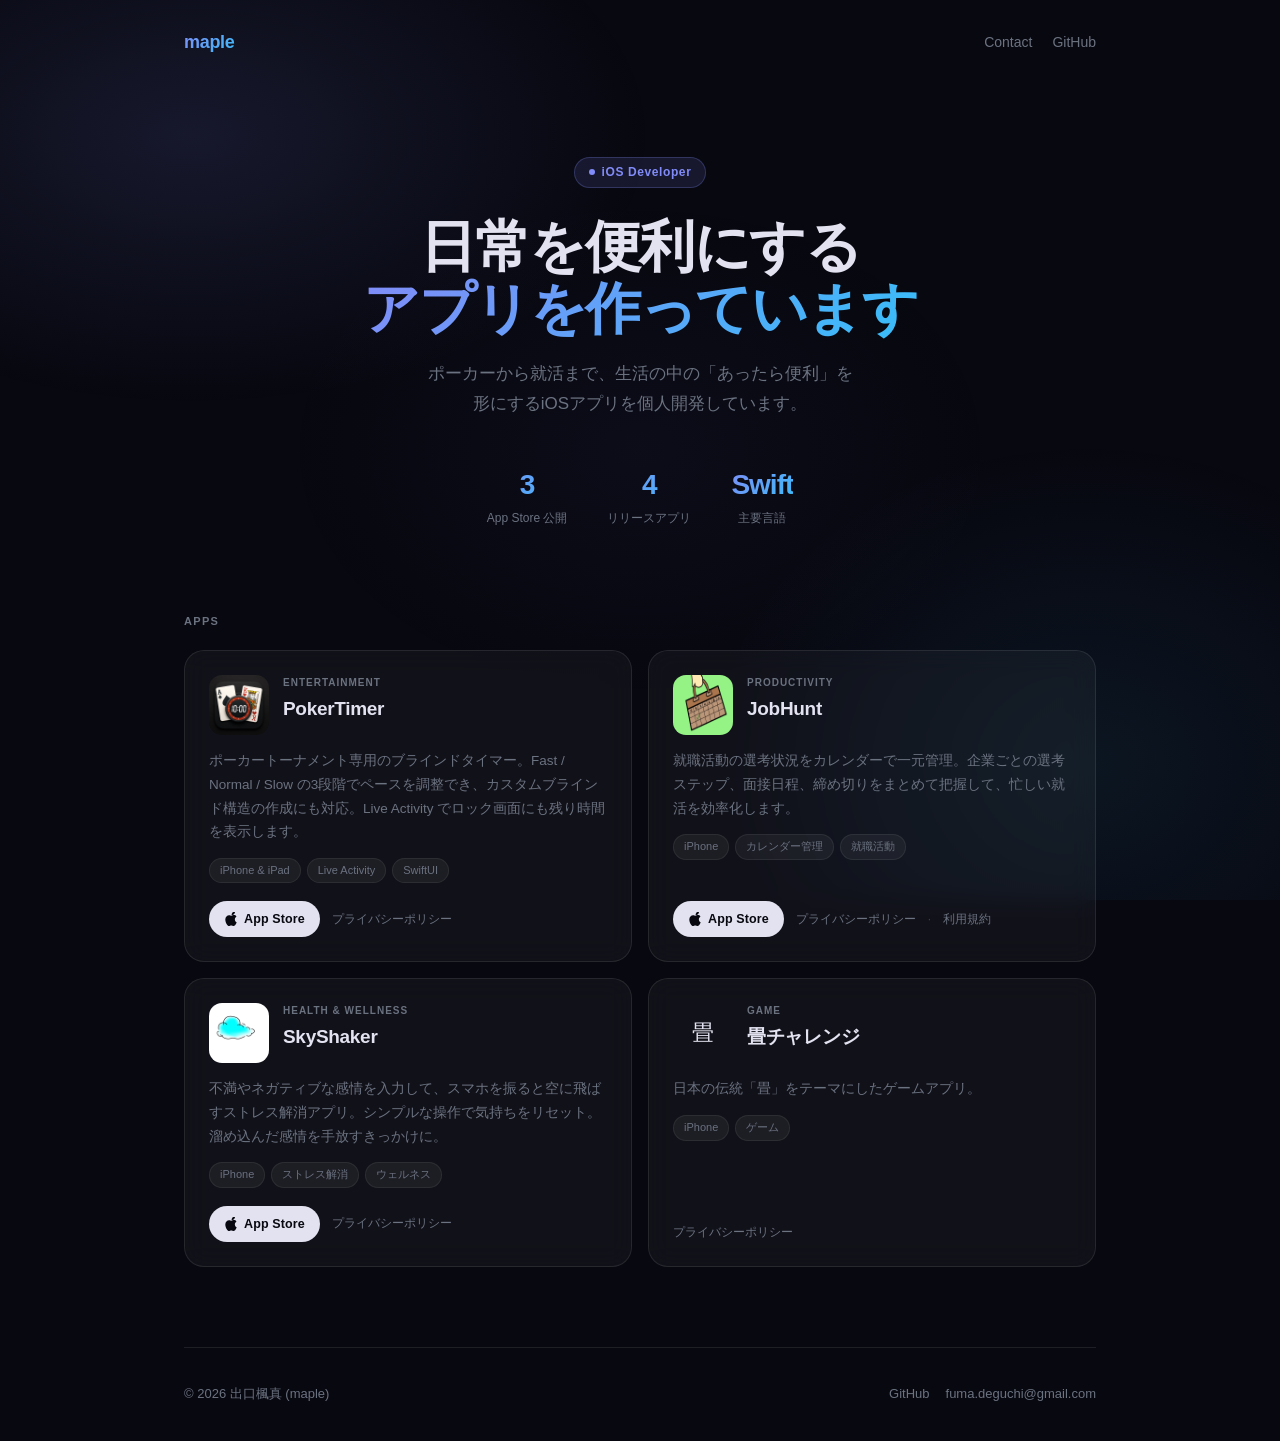
<file: index.html>
<!DOCTYPE html>
<html lang="ja">
<head>
  <meta charset="UTF-8" />
  <meta name="viewport" content="width=device-width, initial-scale=1.0" />
  <meta name="description" content="出口楓真のiOSアプリ開発ポートフォリオ。PokerTimer、JobHunt、SkyShaker など複数のアプリをApp Storeで公開中。" />
  <title>maple's Apps — iOS Developer</title>
  <link rel="stylesheet" href="css/style.css" />
</head>
<body>
  <div class="container">

    <header>
      <a href="/" class="logo">maple</a>
      <nav class="header-nav">
        <a href="mailto:fuma.deguchi@gmail.com">Contact</a>
        <a href="https://github.com/maple-fm" target="_blank" rel="noopener noreferrer">GitHub</a>
      </nav>
    </header>

    <section class="hero">
      <div class="hero-badge">
        <span class="badge-dot"></span>
        iOS Developer
      </div>
      <h1>
        日常を便利にする<br />
        <span class="gradient">アプリを作っています</span>
      </h1>
      <p class="hero-desc">
        ポーカーから就活まで、生活の中の「あったら便利」を形にするiOSアプリを個人開発しています。
      </p>
      <div class="hero-stats">
        <div class="stat">
          <div class="stat-number">3</div>
          <div class="stat-label">App Store 公開</div>
        </div>
        <div class="stat">
          <div class="stat-number">4</div>
          <div class="stat-label">リリースアプリ</div>
        </div>
        <div class="stat">
          <div class="stat-number">Swift</div>
          <div class="stat-label">主要言語</div>
        </div>
      </div>
    </section>

    <section class="section">
      <p class="section-label">Apps</p>
      <div id="apps-grid" class="apps-grid"></div>
    </section>

    <footer>
      <p>© 2026 出口楓真 (maple)</p>
      <div class="footer-links">
        <a href="https://github.com/maple-fm" target="_blank" rel="noopener noreferrer">GitHub</a>
        <a href="mailto:fuma.deguchi@gmail.com">fuma.deguchi@gmail.com</a>
      </div>
    </footer>

  </div>

  <script type="module" src="js/main.js"></script>
</body>
</html>
</file>
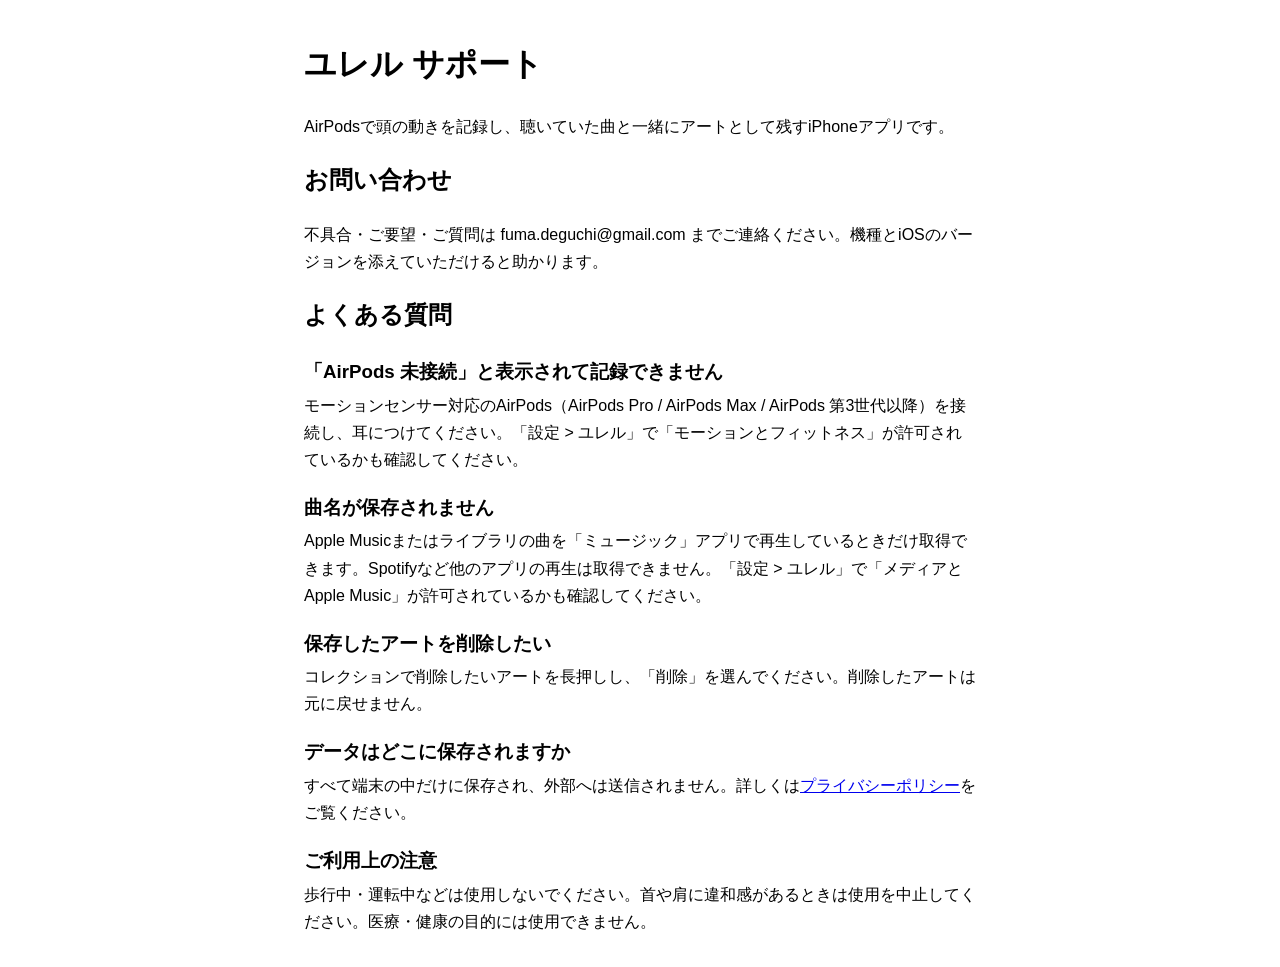
<file: yureru/index.html>
<!DOCTYPE html>
<html lang="ja">
  <head>
    <meta charset="utf-8" />
    <meta name="viewport" content="width=device-width, initial-scale=1" />
    <title>ユレル サポート</title>
    <style>
      body { font-family: -apple-system, "Helvetica Neue", Arial, sans-serif; padding: 1em; max-width: 42em; margin: 0 auto; line-height: 1.7; }
      h3 { margin-bottom: 0.2em; }
      p { margin-top: 0.2em; }
    </style>
  </head>
  <body>
    <h1>ユレル サポート</h1>
    <p>AirPodsで頭の動きを記録し、聴いていた曲と一緒にアートとして残すiPhoneアプリです。</p>

    <h2>お問い合わせ</h2>
    <p>不具合・ご要望・ご質問は fuma.deguchi@gmail.com までご連絡ください。機種とiOSのバージョンを添えていただけると助かります。</p>

    <h2>よくある質問</h2>
    <h3>「AirPods 未接続」と表示されて記録できません</h3>
    <p>モーションセンサー対応のAirPods（AirPods Pro / AirPods Max / AirPods 第3世代以降）を接続し、耳につけてください。「設定 &gt; ユレル」で「モーションとフィットネス」が許可されているかも確認してください。</p>

    <h3>曲名が保存されません</h3>
    <p>Apple Musicまたはライブラリの曲を「ミュージック」アプリで再生しているときだけ取得できます。Spotifyなど他のアプリの再生は取得できません。「設定 &gt; ユレル」で「メディアとApple Music」が許可されているかも確認してください。</p>

    <h3>保存したアートを削除したい</h3>
    <p>コレクションで削除したいアートを長押しし、「削除」を選んでください。削除したアートは元に戻せません。</p>

    <h3>データはどこに保存されますか</h3>
    <p>すべて端末の中だけに保存され、外部へは送信されません。詳しくは<a href="privacy.html">プライバシーポリシー</a>をご覧ください。</p>

    <h3>ご利用上の注意</h3>
    <p>歩行中・運転中などは使用しないでください。首や肩に違和感があるときは使用を中止してください。医療・健康の目的には使用できません。</p>
  </body>
</html>
</file>
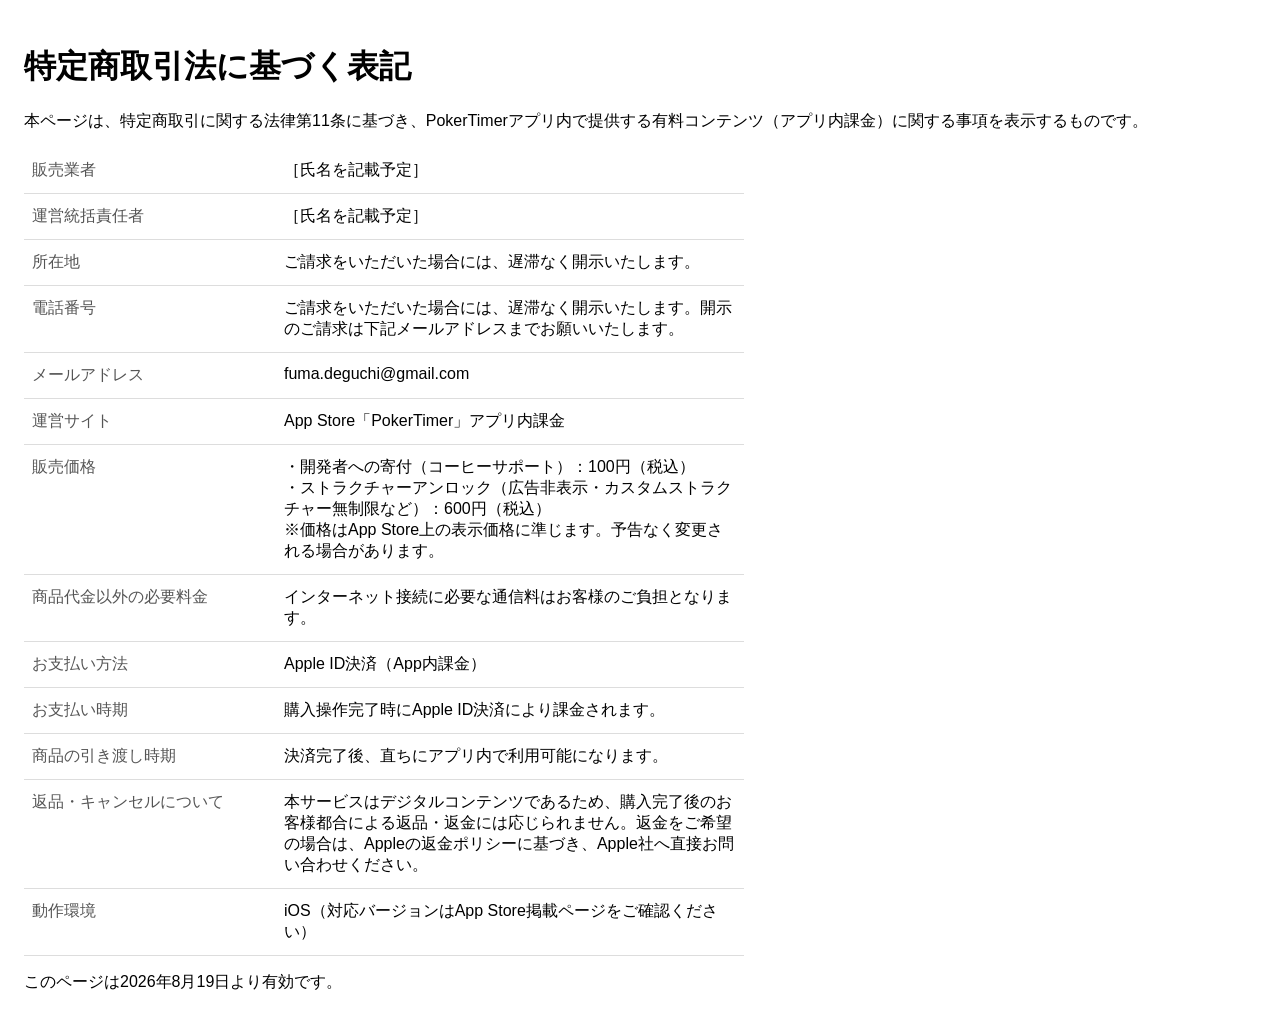
<file: pokerTimer/tokushoho.html>
<!DOCTYPE html>
<html>
  <head>
    <meta charset="utf-8" />
    <meta name="viewport" content="width=device-width, initial-scale=1" />
    <title>特定商取引法に基づく表記</title>
    <style>
      body {
        font-family: "Helvetica Neue", Helvetica, Arial, sans-serif;
        padding: 1em;
      }
      table {
        border-collapse: collapse;
        width: 100%;
        max-width: 720px;
      }
      th,
      td {
        text-align: left;
        vertical-align: top;
        padding: 0.75em 0.5em;
        border-bottom: 1px solid #ddd;
      }
      th {
        width: 35%;
        white-space: nowrap;
        color: #555;
        font-weight: normal;
      }
    </style>
  </head>
  <body>
    <h1>特定商取引法に基づく表記</h1>
    <p>
      本ページは、特定商取引に関する法律第11条に基づき、PokerTimerアプリ内で提供する有料コンテンツ（アプリ内課金）に関する事項を表示するものです。
    </p>

    <table>
      <tr>
        <th>販売業者</th>
        <td>［氏名を記載予定］</td>
      </tr>
      <tr>
        <th>運営統括責任者</th>
        <td>［氏名を記載予定］</td>
      </tr>
      <tr>
        <th>所在地</th>
        <td>ご請求をいただいた場合には、遅滞なく開示いたします。</td>
      </tr>
      <tr>
        <th>電話番号</th>
        <td>
          ご請求をいただいた場合には、遅滞なく開示いたします。開示のご請求は下記メールアドレスまでお願いいたします。
        </td>
      </tr>
      <tr>
        <th>メールアドレス</th>
        <td>fuma.deguchi@gmail.com</td>
      </tr>
      <tr>
        <th>運営サイト</th>
        <td>App Store「PokerTimer」アプリ内課金</td>
      </tr>
      <tr>
        <th>販売価格</th>
        <td>
          ・開発者への寄付（コーヒーサポート）：100円（税込）<br />
          ・ストラクチャーアンロック（広告非表示・カスタムストラクチャー無制限など）：600円（税込）<br />
          ※価格はApp Store上の表示価格に準じます。予告なく変更される場合があります。
        </td>
      </tr>
      <tr>
        <th>商品代金以外の必要料金</th>
        <td>
          インターネット接続に必要な通信料はお客様のご負担となります。
        </td>
      </tr>
      <tr>
        <th>お支払い方法</th>
        <td>Apple ID決済（App内課金）</td>
      </tr>
      <tr>
        <th>お支払い時期</th>
        <td>購入操作完了時にApple ID決済により課金されます。</td>
      </tr>
      <tr>
        <th>商品の引き渡し時期</th>
        <td>決済完了後、直ちにアプリ内で利用可能になります。</td>
      </tr>
      <tr>
        <th>返品・キャンセルについて</th>
        <td>
          本サービスはデジタルコンテンツであるため、購入完了後のお客様都合による返品・返金には応じられません。返金をご希望の場合は、Appleの返金ポリシーに基づき、Apple社へ直接お問い合わせください。
        </td>
      </tr>
      <tr>
        <th>動作環境</th>
        <td>iOS（対応バージョンはApp Store掲載ページをご確認ください）</td>
      </tr>
    </table>

    <p>このページは2026年8月19日より有効です。</p>
  </body>
</html>
</file>
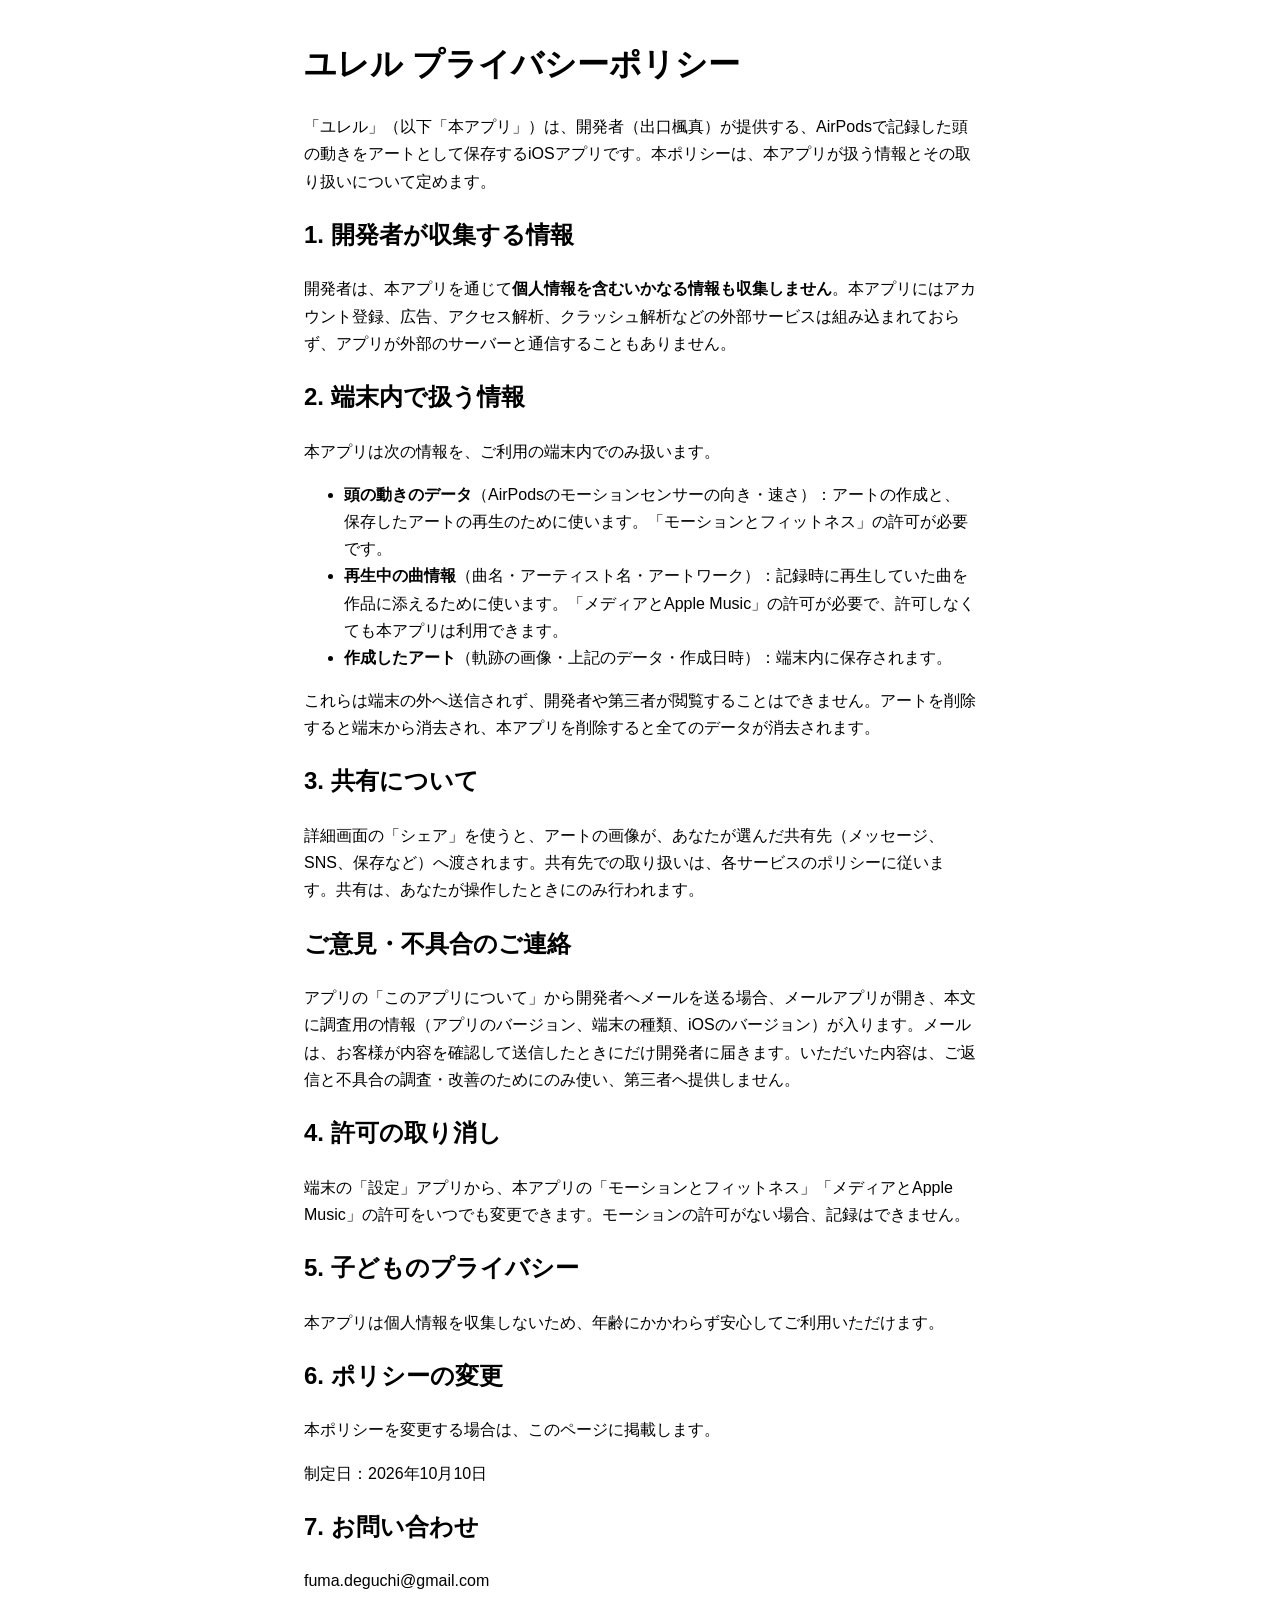
<file: yureru/privacy.html>
<!DOCTYPE html>
<html lang="ja">
  <head>
    <meta charset="utf-8" />
    <meta name="viewport" content="width=device-width, initial-scale=1" />
    <title>ユレル プライバシーポリシー</title>
    <style>
      body { font-family: -apple-system, "Helvetica Neue", Arial, sans-serif; padding: 1em; max-width: 42em; margin: 0 auto; line-height: 1.7; }
    </style>
  </head>
  <body>
    <h1>ユレル プライバシーポリシー</h1>
    <p>
      「ユレル」（以下「本アプリ」）は、開発者（出口楓真）が提供する、AirPodsで記録した頭の動きをアートとして保存するiOSアプリです。本ポリシーは、本アプリが扱う情報とその取り扱いについて定めます。
    </p>

    <h2>1. 開発者が収集する情報</h2>
    <p>
      開発者は、本アプリを通じて<strong>個人情報を含むいかなる情報も収集しません</strong>。本アプリにはアカウント登録、広告、アクセス解析、クラッシュ解析などの外部サービスは組み込まれておらず、アプリが外部のサーバーと通信することもありません。
    </p>

    <h2>2. 端末内で扱う情報</h2>
    <p>本アプリは次の情報を、ご利用の端末内でのみ扱います。</p>
    <ul>
      <li>
        <strong>頭の動きのデータ</strong>（AirPodsのモーションセンサーの向き・速さ）：アートの作成と、保存したアートの再生のために使います。「モーションとフィットネス」の許可が必要です。
      </li>
      <li>
        <strong>再生中の曲情報</strong>（曲名・アーティスト名・アートワーク）：記録時に再生していた曲を作品に添えるために使います。「メディアとApple Music」の許可が必要で、許可しなくても本アプリは利用できます。
      </li>
      <li><strong>作成したアート</strong>（軌跡の画像・上記のデータ・作成日時）：端末内に保存されます。</li>
    </ul>
    <p>
      これらは端末の外へ送信されず、開発者や第三者が閲覧することはできません。アートを削除すると端末から消去され、本アプリを削除すると全てのデータが消去されます。
    </p>

    <h2>3. 共有について</h2>
    <p>
      詳細画面の「シェア」を使うと、アートの画像が、あなたが選んだ共有先（メッセージ、SNS、保存など）へ渡されます。共有先での取り扱いは、各サービスのポリシーに従います。共有は、あなたが操作したときにのみ行われます。
    </p>

    <h2>ご意見・不具合のご連絡</h2>
    <p>
      アプリの「このアプリについて」から開発者へメールを送る場合、メールアプリが開き、本文に調査用の情報（アプリのバージョン、端末の種類、iOSのバージョン）が入ります。メールは、お客様が内容を確認して送信したときにだけ開発者に届きます。いただいた内容は、ご返信と不具合の調査・改善のためにのみ使い、第三者へ提供しません。
    </p>

    <h2>4. 許可の取り消し</h2>
    <p>
      端末の「設定」アプリから、本アプリの「モーションとフィットネス」「メディアとApple Music」の許可をいつでも変更できます。モーションの許可がない場合、記録はできません。
    </p>

    <h2>5. 子どものプライバシー</h2>
    <p>本アプリは個人情報を収集しないため、年齢にかかわらず安心してご利用いただけます。</p>

    <h2>6. ポリシーの変更</h2>
    <p>本ポリシーを変更する場合は、このページに掲載します。</p>
    <p>制定日：2026年10月10日</p>

    <h2>7. お問い合わせ</h2>
    <p>fuma.deguchi@gmail.com</p>
  </body>
</html>
</file>
<file: css/style.css>
:root {
  --bg: #080810;
  --surface: rgba(255, 255, 255, 0.04);
  --surface-hover: rgba(255, 255, 255, 0.07);
  --border: rgba(255, 255, 255, 0.09);
  --border-hover: rgba(255, 255, 255, 0.16);
  --accent-purple: #818cf8;
  --accent-blue: #38bdf8;
  --text: #e2e2f0;
  --text-muted: #6b7280;
  --text-subtle: #374151;
  --radius: 20px;
}

*, *::before, *::after {
  box-sizing: border-box;
  margin: 0;
  padding: 0;
}

html {
  scroll-behavior: smooth;
}

body {
  font-family: -apple-system, BlinkMacSystemFont, "SF Pro Display", "Hiragino Sans",
    "Noto Sans JP", "Segoe UI", sans-serif;
  background-color: var(--bg);
  color: var(--text);
  line-height: 1.6;
  min-height: 100vh;
  -webkit-font-smoothing: antialiased;
}

/* Ambient background */
body::before {
  content: '';
  position: fixed;
  inset: 0;
  background:
    radial-gradient(ellipse 60% 50% at 15% 15%, rgba(129, 140, 248, 0.12) 0%, transparent 60%),
    radial-gradient(ellipse 50% 60% at 85% 85%, rgba(56, 189, 248, 0.08) 0%, transparent 60%),
    radial-gradient(ellipse 40% 40% at 50% 50%, rgba(129, 140, 248, 0.04) 0%, transparent 70%);
  pointer-events: none;
  z-index: 0;
}

/* ── Layout ───────────────────────────────── */

.container {
  max-width: 960px;
  margin: 0 auto;
  padding: 0 24px;
  position: relative;
  z-index: 1;
}

/* ── Header ───────────────────────────────── */

header {
  padding: 28px 0;
  display: flex;
  justify-content: space-between;
  align-items: center;
}

.logo {
  font-size: 18px;
  font-weight: 700;
  background: linear-gradient(135deg, var(--accent-purple), var(--accent-blue));
  -webkit-background-clip: text;
  -webkit-text-fill-color: transparent;
  background-clip: text;
  text-decoration: none;
  letter-spacing: -0.3px;
}

.header-nav {
  display: flex;
  gap: 20px;
  align-items: center;
}

.header-nav a {
  color: var(--text-muted);
  text-decoration: none;
  font-size: 14px;
  transition: color 0.2s;
}

.header-nav a:hover {
  color: var(--text);
}

/* ── Hero ─────────────────────────────────── */

.hero {
  padding: 72px 0 64px;
  text-align: center;
}

.hero-badge {
  display: inline-flex;
  align-items: center;
  gap: 7px;
  background: rgba(129, 140, 248, 0.12);
  border: 1px solid rgba(129, 140, 248, 0.25);
  color: var(--accent-purple);
  font-size: 12px;
  font-weight: 600;
  letter-spacing: 0.05em;
  padding: 5px 14px;
  border-radius: 100px;
  margin-bottom: 28px;
}

.badge-dot {
  width: 6px;
  height: 6px;
  border-radius: 50%;
  background: var(--accent-purple);
  animation: pulse 2s ease-in-out infinite;
}

@keyframes pulse {
  0%, 100% { opacity: 1; transform: scale(1); }
  50%       { opacity: 0.4; transform: scale(0.75); }
}

.hero h1 {
  font-size: clamp(34px, 6vw, 56px);
  font-weight: 800;
  letter-spacing: -1.5px;
  line-height: 1.1;
  margin-bottom: 20px;
}

.hero h1 .gradient {
  background: linear-gradient(135deg, var(--accent-purple) 0%, var(--accent-blue) 100%);
  -webkit-background-clip: text;
  -webkit-text-fill-color: transparent;
  background-clip: text;
}

.hero-desc {
  font-size: 17px;
  color: var(--text-muted);
  max-width: 440px;
  margin: 0 auto 44px;
  line-height: 1.75;
}

.hero-stats {
  display: flex;
  justify-content: center;
  gap: 40px;
  flex-wrap: wrap;
}

.stat-number {
  font-size: 28px;
  font-weight: 800;
  background: linear-gradient(135deg, var(--accent-purple), var(--accent-blue));
  -webkit-background-clip: text;
  -webkit-text-fill-color: transparent;
  background-clip: text;
  letter-spacing: -1px;
}

.stat-label {
  font-size: 12px;
  color: var(--text-muted);
  margin-top: 2px;
}

/* ── Section ──────────────────────────────── */

.section {
  padding: 20px 0 80px;
}

.section-label {
  font-size: 11px;
  font-weight: 700;
  letter-spacing: 0.12em;
  text-transform: uppercase;
  color: var(--text-muted);
  margin-bottom: 20px;
}

/* ── Apps Grid ────────────────────────────── */

.apps-grid {
  display: grid;
  grid-template-columns: repeat(2, 1fr);
  gap: 16px;
}

@media (max-width: 620px) {
  .apps-grid {
    grid-template-columns: 1fr;
  }
}

/* ── App Card ─────────────────────────────── */

.app-card {
  background: var(--surface);
  border: 1px solid var(--border);
  border-radius: var(--radius);
  padding: 24px;
  display: flex;
  flex-direction: column;
  gap: 14px;
  transition: background 0.25s, border-color 0.25s, transform 0.25s;
  backdrop-filter: blur(12px);
  -webkit-backdrop-filter: blur(12px);
}

.app-card:hover {
  background: var(--surface-hover);
  border-color: var(--border-hover);
  transform: translateY(-3px);
}

.app-header {
  display: flex;
  align-items: flex-start;
  gap: 14px;
}

.app-icon {
  width: 60px;
  height: 60px;
  border-radius: 13px;
  flex-shrink: 0;
  display: flex;
  align-items: center;
  justify-content: center;
  font-size: 22px;
  line-height: 1;
  object-fit: cover;
}

/* Fallback for text-based icon (畳チャレンジ) */
.icon-tatami {
  background: linear-gradient(145deg, #0d2010 0%, #1a3d1a 100%);
  border: 1px solid rgba(134, 239, 172, 0.2);
  box-shadow: 0 0 20px rgba(134, 239, 172, 0.06);
  color: var(--text-muted);
  font-size: 16px;
  font-weight: 700;
  letter-spacing: -0.5px;
}

.app-meta {
  flex: 1;
  min-width: 0;
}

.app-category {
  font-size: 10px;
  font-weight: 700;
  letter-spacing: 0.1em;
  text-transform: uppercase;
  color: var(--text-muted);
  margin-bottom: 3px;
}

.app-name {
  font-size: 19px;
  font-weight: 700;
  color: var(--text);
  letter-spacing: -0.3px;
}

.app-description {
  font-size: 13.5px;
  color: var(--text-muted);
  line-height: 1.75;
}

.app-tags {
  display: flex;
  flex-wrap: wrap;
  gap: 6px;
}

.tag {
  font-size: 11px;
  font-weight: 500;
  padding: 3px 10px;
  border-radius: 100px;
  background: rgba(255, 255, 255, 0.05);
  color: var(--text-muted);
  border: 1px solid rgba(255, 255, 255, 0.07);
}

.app-actions {
  display: flex;
  align-items: center;
  gap: 12px;
  flex-wrap: wrap;
  margin-top: auto;
  padding-top: 4px;
}

/* App Store button */
.btn-store {
  display: inline-flex;
  align-items: center;
  gap: 6px;
  background: var(--text);
  color: #080810;
  font-size: 12.5px;
  font-weight: 700;
  padding: 8px 15px;
  border-radius: 100px;
  text-decoration: none;
  transition: opacity 0.2s, transform 0.15s;
  letter-spacing: 0.01em;
}

.btn-store:hover {
  opacity: 0.88;
  transform: scale(1.02);
}

.btn-store svg {
  width: 14px;
  height: 14px;
  flex-shrink: 0;
}

.link-minor {
  font-size: 12px;
  color: var(--text-muted);
  text-decoration: none;
  transition: color 0.2s;
  white-space: nowrap;
}

.link-minor:hover {
  color: var(--text);
}

.link-sep {
  color: var(--text-subtle);
  font-size: 12px;
}

/* ── Footer ───────────────────────────────── */

footer {
  border-top: 1px solid var(--border);
  padding: 36px 0;
  display: flex;
  justify-content: space-between;
  align-items: center;
  flex-wrap: wrap;
  gap: 12px;
}

footer p {
  font-size: 13px;
  color: var(--text-muted);
}

.footer-links {
  display: flex;
  gap: 16px;
  align-items: center;
}

.footer-links a {
  font-size: 13px;
  color: var(--text-muted);
  text-decoration: none;
  transition: color 0.2s;
}

.footer-links a:hover {
  color: var(--text);
}
</file>
